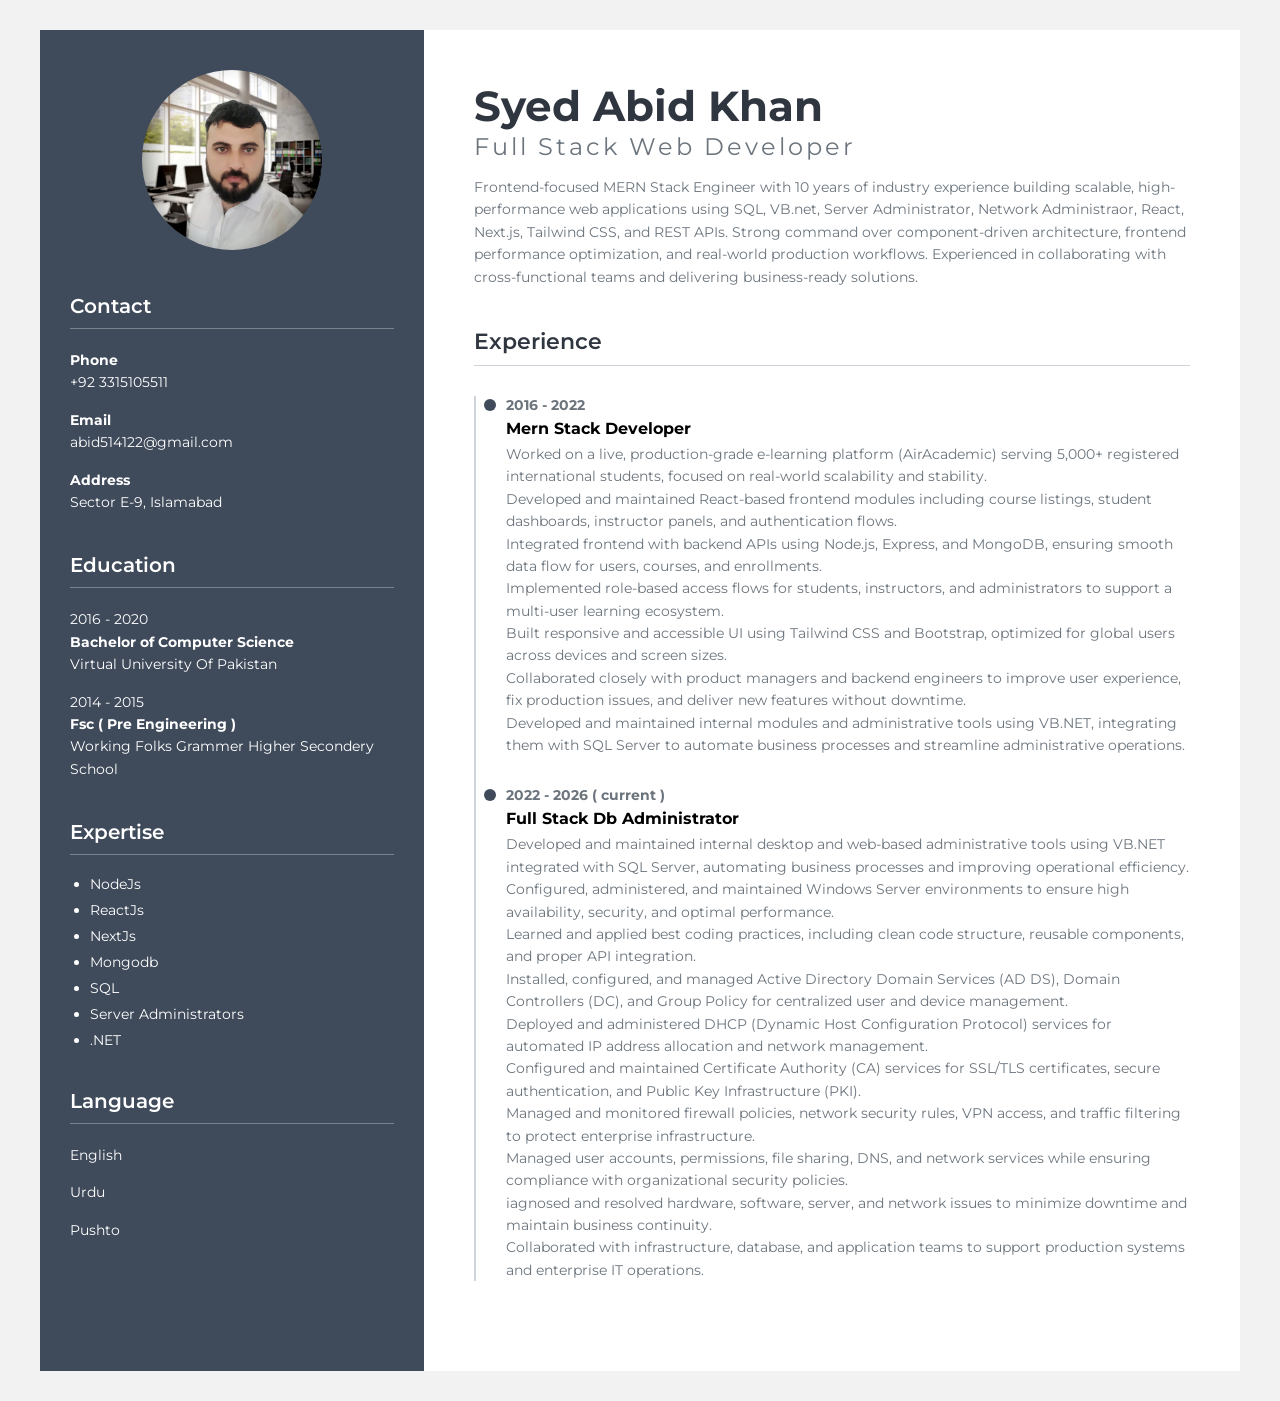
<file: index.html>
<!DOCTYPE html>
<html lang="en">

<head>
    <meta charset="UTF-8">
    <title>Modern Resume</title>
    <link href="https://fonts.googleapis.com/css2?family=Montserrat:wght@300;400;600;700&display=swap" rel="stylesheet">
    <link rel="stylesheet" href="style.css">
</head>

<body>

    <div class="resume">

        <!-- LEFT SIDEBAR -->
        <div class="left">

            <div class="profile">
                <img src="./images/profile.jpeg" alt="profile">
            </div>

            <div class="section">
                <h3>Contact</h3>
                <div class="line"></div>
                <p><strong>Phone</strong><br>+92 3315105511</p>
                <p><strong>Email</strong><br>abid514122@gmail.com</p>
                <p><strong>Address</strong><br>Sector E-9, Islamabad</p>
            </div>

            <div class="section">
                <h3>Education</h3>
                <div class="line"></div>
                <p>2016 - 2020<br><strong>Bachelor of Computer Science</strong><br>Virtual University Of Pakistan</p>
                <p>2014 - 2015<br><strong>Fsc ( Pre Engineering )</strong><br>Working Folks Grammer Higher Secondery School</p>
            </div>

            <div class="section">
                <h3>Expertise</h3>
                <div class="line"></div>
                <ul>
                    <li>NodeJs</li>
                    <li>ReactJs</li>
                    <li>NextJs</li>
                    <li>Mongodb</li>
                    <li>SQL</li>
                    <li>Server Administrators</li>
                    <li>.NET</li>
                </ul>
            </div>

            <div class="section">
                <h3>Language</h3>
                <div class="line"></div>
                <p>English</p>
                <p>Urdu</p>
                <p>Pushto</p>
            </div>

        </div>

        <!-- RIGHT CONTENT -->
        <div class="right">

            <div class="header">
                <h1>Syed Abid Khan</h1>
                <h2>Full Stack Web Developer</h2>
                <p>Frontend-focused MERN Stack Engineer with 10 years of industry experience building scalable, high-
                    performance web applications using SQL, VB.net, Server Administrator, Network Administraor,  React, Next.js, Tailwind CSS, and REST APIs. Strong command over
                    component-driven architecture, frontend performance optimization, and real-world production
                    workflows.
                    Experienced in collaborating with cross-functional teams and delivering business-ready solutions.
                </p>
            </div>

            <div class="content-section">
                <h3>Experience</h3>
                <div class="underline"></div>

                <div class="timeline">
                    <div class="timeline-item">
                        <span class="dot"></span>
                        <div class="timeline-content">
                            <h4>2016 - 2022</h4>
                            <strong>Mern Stack Developer</strong>
                            <p>Worked on a live, production-grade e-learning platform
                                (AirAcademic) serving 5,000+ registered international
                                students, focused on real-world scalability and stability. <br>
                                Developed and maintained React-based frontend modules
                                including course listings, student dashboards, instructor
                                panels, and authentication flows. <br>
                                Integrated frontend with backend APIs using Node.js,
                                Express, and MongoDB, ensuring smooth data flow for users,
                                courses, and enrollments. <br>
                                Implemented role-based access flows for students,
                                instructors, and administrators to support a multi-user
                                learning ecosystem. <br>
                                Built responsive and accessible UI using Tailwind CSS and
                                Bootstrap, optimized for global users across devices and
                                screen sizes. <br>
                                Collaborated closely with product managers and backend
                                engineers to improve user experience, fix production issues,
                                and deliver new features without downtime.<br>
                                Developed and maintained internal modules and administrative tools using VB.NET, integrating them with SQL Server to automate business processes and streamline administrative operations.

                            </p>
                        </div>
                    </div>

                    <div class="timeline-item">
                        <span class="dot"></span>
                        <div class="timeline-content">
                            <h4>2022 - 2026 ( current )</h4>
                            <strong>Full Stack Db Administrator</strong>
                            <p>Developed and maintained internal desktop and web-based administrative tools using VB.NET integrated with SQL Server, automating business processes and improving operational efficiency. <br>
                                Configured, administered, and maintained Windows Server environments to ensure high availability, security, and optimal performance. <br>
                                Learned and applied best coding practices, including clean
                                code structure, reusable components, and proper API
                                integration. <br>
                                Installed, configured, and managed Active Directory Domain Services (AD DS), Domain Controllers (DC), and Group Policy for centralized user and device management.<br>
                                Deployed and administered DHCP (Dynamic Host Configuration Protocol) services for automated IP address allocation and network management. <br>
                                Configured and maintained Certificate Authority (CA) services for SSL/TLS certificates, secure authentication, and Public Key Infrastructure (PKI). <br>
                                Managed and monitored firewall policies, network security rules, VPN access, and traffic filtering to protect enterprise infrastructure. <br>
                                Managed user accounts, permissions, file sharing, DNS, and network services while ensuring compliance with organizational security policies. <br>
                                iagnosed and resolved hardware, software, server, and network issues to minimize downtime and maintain business continuity. <br>
                                Collaborated with infrastructure, database, and application teams to support production systems and enterprise IT operations. <br>

                            </p>
                        </div>
                    </div>
                </div>
            </div>

            </div>

    </div>

</body>

</html>
</file>
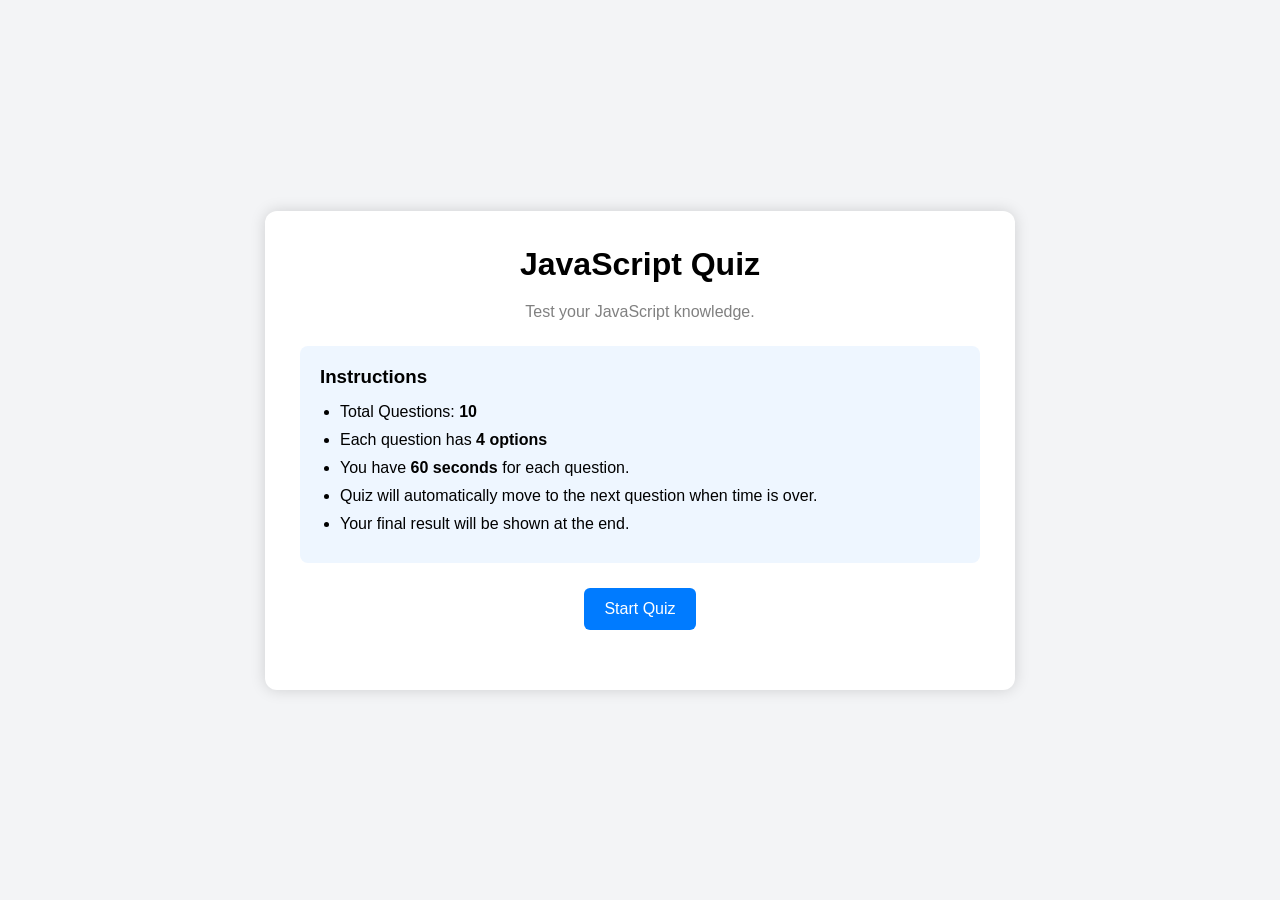
<file: QuizProject/index.html>
<!DOCTYPE html>
<html lang="en">
<head>
    <meta charset="UTF-8">
    <meta name="viewport" content="width=device-width, initial-scale=1.0">
    <title>JavaScript Quiz App</title>
    <link rel="stylesheet" href="./style.css">
</head>
<body>

    <!-- Start Screen -->
    <div class="container" id="startScreen">

        <h1>JavaScript Quiz</h1>

        <p>
            Test your JavaScript knowledge.
        </p>

        <div class="instructions">

            <h3>Instructions</h3>

            <ul>
                <li>Total Questions: <strong>10</strong></li>
                <li>Each question has <strong>4 options</strong></li>
                <li>You have <strong>60 seconds</strong> for each question.</li>
                <li>Quiz will automatically move to the next question when time is over.</li>
                <li>Your final result will be shown at the end.</li>

            </ul>

        </div>

        <button id="startBtn">
            Start Quiz
        </button>

    </div>


    <!-- Quiz Screen -->

    <div class="container hidden" id="quizScreen">

        <div class="top">

            <h3 id="questionNumber">
                Question 1 / 10
            </h3>

            <h3 id="timer">
                60
            </h3>

        </div>


        <div class="progressBar">

            <div id="progress"></div>

        </div>


        <h2 id="question">

            Question will appear here

        </h2>


        <div id="options">

            <!-- Options will come from JavaScript -->

        </div>


        <div class="navigation">

            <button id="prevBtn">
                Previous
            </button>

            <button id="nextBtn">
                Next
            </button>

        </div>

    </div>



    <!-- Result Screen -->

    <div class="container hidden" id="resultScreen">

        <h1>
            Quiz Finished 🎉
        </h1>

        <div class="resultBox">

            <h2 id="score"></h2>

            <h3 id="correct"></h3>

            <h3 id="wrong"></h3>

            <h3 id="unanswered"></h3>

            <h3 id="percentage"></h3>

        </div>


        <div id="review">

            <!-- Review answers here -->

        </div>

        <button id="restartBtn">

            Restart Quiz

        </button>

    </div>

    <script src="./index.js"></script>
</body>
</html>
</file>
<file: style.css>
* {
    margin: 0;
    padding: 0;
    box-sizing: border-box;
}

body {
    font-family: 'Montserrat', sans-serif;
    background: #f2f2f2;
}

.resume {
    display: flex;
    max-width: 1200px;
    margin: 30px auto;
    background: white;
}

/* LEFT SIDE */
.left {
    width: 32%;
    background: #3f4a5a;
    color: white;
    padding: 40px 30px;
}

.profile {
    text-align: center;
    margin-bottom: 40px;
}

.profile img {
    width: 180px;
    height: 180px;
    border-radius: 50%;
}

.section {
    margin-bottom: 40px;
}

.section h3 {
    font-size: 20px;
    font-weight: 600;
}

.line {
    width: 100%;
    height: 1px;
    background: rgba(255,255,255,0.3);
    margin: 10px 0 20px;
}

.section p {
    font-size: 14px;
    margin-bottom: 15px;
    line-height: 1.6;
}

.section ul {
    list-style: disc;
    padding-left: 20px;
}

.section ul li {
    margin-bottom: 8px;
    font-size: 14px;
}

/* RIGHT SIDE */
.right {
    width: 68%;
    padding: 50px;
}

.header h1 {
    font-size: 42px;
    color: #2f3640;
    font-weight: 700;
}

.header h2 {
    font-weight: 400;
    color: #6c757d;
    margin-bottom: 15px;
    letter-spacing: 3px;
}

.header p {
    font-size: 14px;
    color: #6c757d;
    margin-bottom: 40px;
    line-height: 1.6;
}

.content-section {
    margin-bottom: 40px;
}

.content-section h3 {
    font-size: 22px;
    font-weight: 600;
    color: #2f3640;
}

.underline {
    width: 100%;
    height: 1px;
    background: #cfd4da;
    margin: 10px 0 30px;
}

/* Timeline */
.timeline {
    position: relative;
    padding-left: 30px;
    border-left: 2px solid #cfd4da;
}

.timeline-item {
    position: relative;
    margin-bottom: 30px;
}

.dot {
    width: 12px;
    height: 12px;
    background: #3f4a5a;
    border-radius: 50%;
    position: absolute;
    left: -22px;
    top: 3px;
}

.timeline-content h4 {
    font-size: 14px;
    color: #6c757d;
}

.timeline-content strong {
    display: block;
    margin: 5px 0;
    font-size: 16px;
}

.timeline-content p {
    font-size: 14px;
    color: #6c757d;
    line-height: 1.6;
}

/* Reference */
.reference {
    display: flex;
    justify-content: space-between;
}

.reference div {
    width: 45%;
}

.reference strong {
    font-size: 16px;
}

.reference p {
    font-size: 14px;
    color: #6c757d;
    margin-top: 5px;
}
</file>
<file: QuizProject/style.css>
*{
    margin:0;
    padding:0;
    box-sizing:border-box;
    font-family:Arial, Helvetica, sans-serif;
}

body{
    background:#f3f4f6;
    display:flex;
    justify-content:center;
    align-items:center;
    min-height:100vh;
    padding:20px;
}

.container{
    width:750px;
    background:white;
    border-radius:12px;
    padding:35px;
    box-shadow:0 0 15px rgba(0,0,0,.15);
}

.hidden{
    display:none;
}

h1{
    text-align:center;
    margin-bottom:20px;
}

p{
    text-align:center;
    margin-bottom:25px;
    color:gray;
}

.instructions{
    background:#eef6ff;
    padding:20px;
    border-radius:8px;
    margin-bottom:25px;
}

.instructions h3{
    margin-bottom:15px;
}

.instructions ul{
    padding-left:20px;
}

.instructions li{
    margin-bottom:10px;
}

button{
    cursor:pointer;
    border:none;
    border-radius:6px;
    padding:12px 20px;
    transition:.3s;
    font-size:16px;
}

#startBtn,
#restartBtn{
    display:block;
    margin:25px auto;
    background:#007bff;
    color:white;
}

#startBtn:hover,
#restartBtn:hover{
    background:#0056b3;
}

.top{
    display:flex;
    justify-content:space-between;
    align-items:center;
    margin-bottom:20px;
}

#timer{
    color:red;
    font-size:24px;
    font-weight:bold;
}

.progressBar{
    width:100%;
    height:12px;
    background:#ddd;
    border-radius:20px;
    overflow:hidden;
    margin-bottom:25px;
}

#progress{
    width:0%;
    height:100%;
    background:#28a745;
    transition:.4s;
}

#question{
    margin-bottom:25px;
    line-height:1.5;
}

#options{
    display:flex;
    flex-direction:column;
    gap:15px;
}

.option{
    width:100%;
    text-align:left;
    background:white;
    border:2px solid #ccc;
    padding:15px;
    font-size:17px;
}

.option:hover{
    background:#007bff;
    color:white;
    border-color:#007bff;
}

.option.selected{
    background:#28a745;
    color:white;
    border-color:#28a745;
}

.navigation{
    display:flex;
    justify-content:space-between;
    margin-top:30px;
}

.navigation button{
    background:#007bff;
    color:white;
}

.navigation button:hover{
    background:#0056b3;
}

.resultBox{
    background:#eef6ff;
    padding:25px;
    border-radius:8px;
    margin-bottom:30px;
}

.resultBox h2,
.resultBox h3{
    margin-bottom:15px;
}

.reviewItem{
    background:#fafafa;
    border-left:5px solid #007bff;
    padding:20px;
    margin-bottom:20px;
}

.reviewItem h3{
    margin-bottom:10px;
}

.correctAnswer{
    color:green;
    font-weight:bold;
}

.wrongAnswer{
    color:red;
    font-weight:bold;
}

@media(max-width:768px){

    .container{
        width:100%;
        padding:20px;
    }

    h1{
        font-size:28px;
    }

    #question{
        font-size:22px;
    }

    .option{
        font-size:15px;
        padding:12px;
    }

    .navigation{
        flex-direction:column;
        gap:15px;
    }

    .navigation button{
        width:100%;
    }

}
</file>
